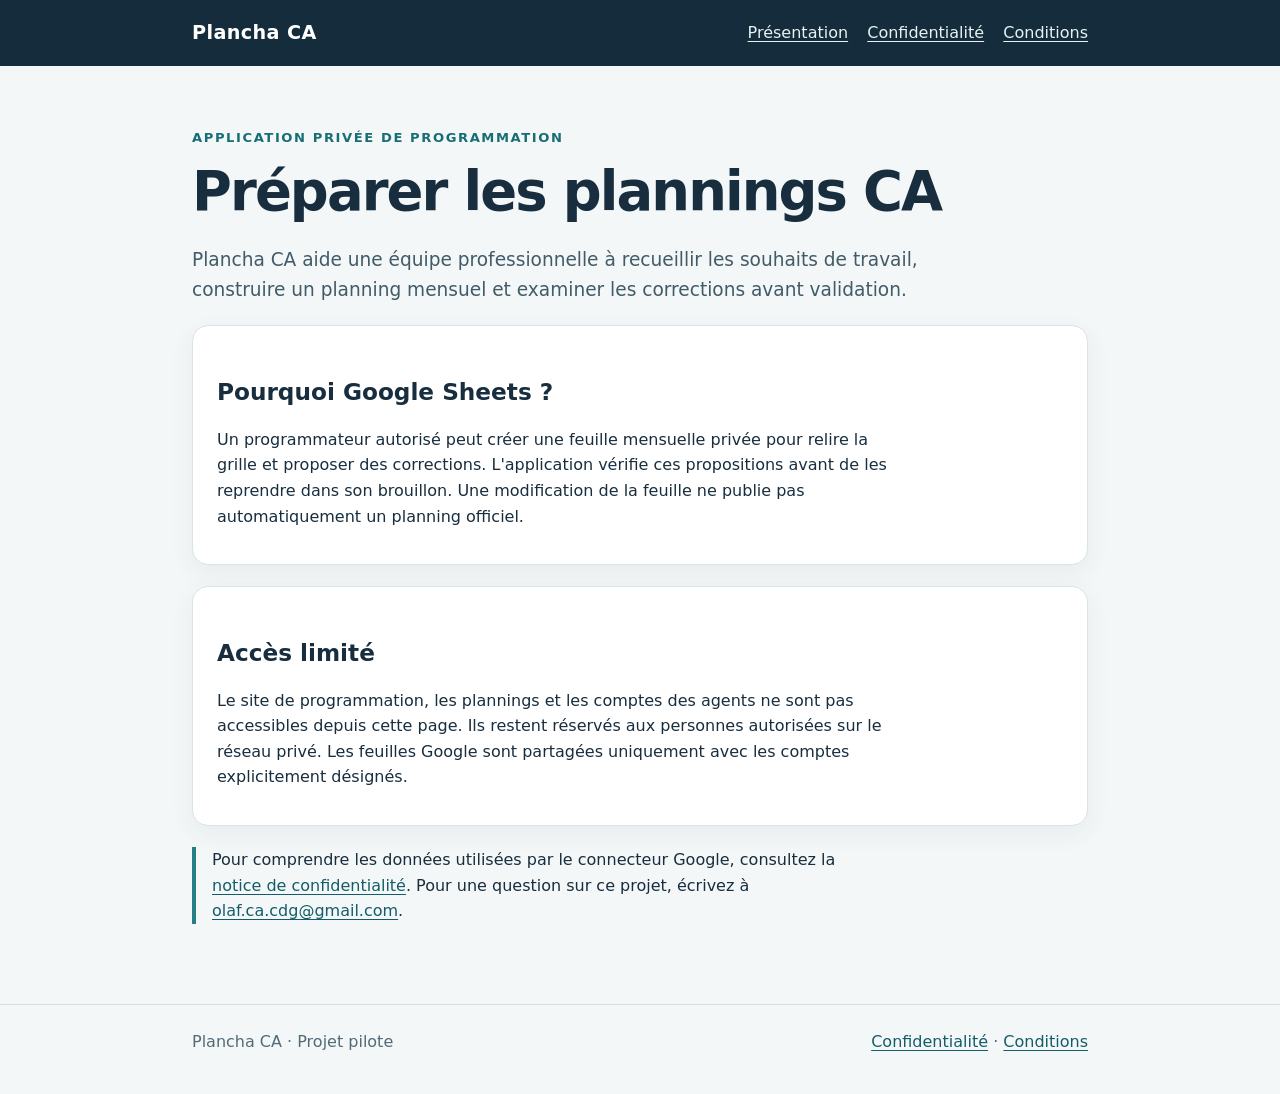
<file: index.html>
<!doctype html>
<html lang="fr">
<head>
  <meta charset="utf-8">
  <meta name="viewport" content="width=device-width, initial-scale=1">
  <meta name="description" content="Présentation de Plancha CA et de son intégration limitée avec Google Sheets.">
  <title>Plancha CA — Présentation</title>
  <link rel="stylesheet" href="styles.css">
</head>
<body>
  <header><div class="wrap"><div class="brand">Plancha CA</div><nav aria-label="Navigation"><a href="index.html" aria-current="page">Présentation</a><a href="confidentialite.html">Confidentialité</a><a href="conditions.html">Conditions</a></nav></div></header>
  <main class="wrap">
    <p class="eyebrow">Application privée de programmation</p>
    <h1>Préparer les plannings CA</h1>
    <p class="lead">Plancha CA aide une équipe professionnelle à recueillir les souhaits de travail, construire un planning mensuel et examiner les corrections avant validation.</p>
    <section class="card"><h2>Pourquoi Google Sheets ?</h2><p>Un programmateur autorisé peut créer une feuille mensuelle privée pour relire la grille et proposer des corrections. L'application vérifie ces propositions avant de les reprendre dans son brouillon. Une modification de la feuille ne publie pas automatiquement un planning officiel.</p></section>
    <section class="card"><h2>Accès limité</h2><p>Le site de programmation, les plannings et les comptes des agents ne sont pas accessibles depuis cette page. Ils restent réservés aux personnes autorisées sur le réseau privé. Les feuilles Google sont partagées uniquement avec les comptes explicitement désignés.</p></section>
    <p class="note">Pour comprendre les données utilisées par le connecteur Google, consultez la <a href="confidentialite.html">notice de confidentialité</a>. Pour une question sur ce projet, écrivez à <a href="mailto:olaf.ca.cdg@gmail.com">olaf.ca.cdg@gmail.com</a>.</p>
  </main>
  <footer><div class="wrap"><span>Plancha CA · Projet pilote</span><span><a href="confidentialite.html">Confidentialité</a> · <a href="conditions.html">Conditions</a></span></div></footer>
</body>
</html>
</file>
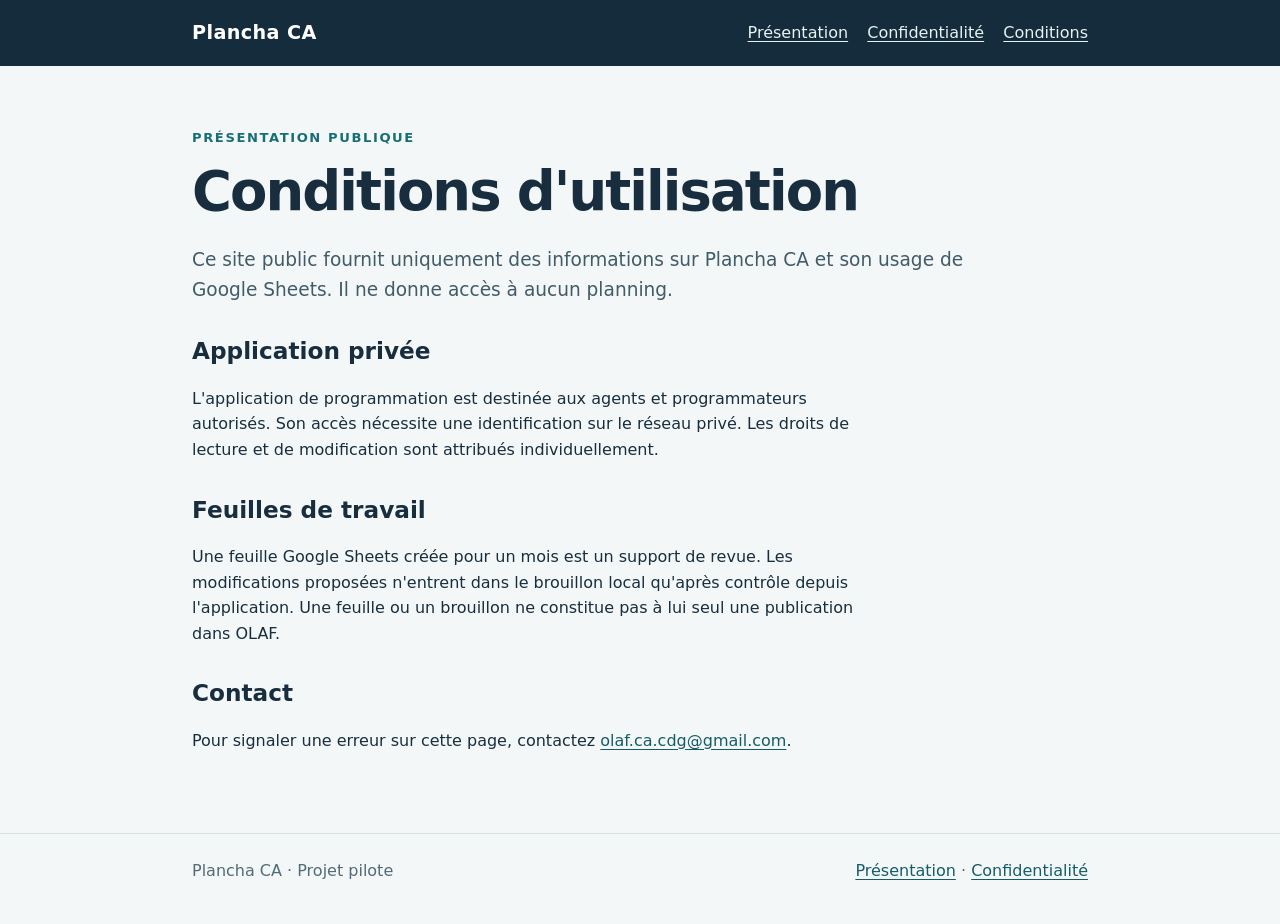
<file: conditions.html>
<!doctype html>
<html lang="fr">
<head>
  <meta charset="utf-8">
  <meta name="viewport" content="width=device-width, initial-scale=1">
  <meta name="description" content="Conditions d'utilisation de la vitrine Plancha CA.">
  <title>Plancha CA — Conditions</title>
  <link rel="stylesheet" href="styles.css">
</head>
<body>
  <header><div class="wrap"><div class="brand">Plancha CA</div><nav aria-label="Navigation"><a href="index.html">Présentation</a><a href="confidentialite.html">Confidentialité</a><a href="conditions.html" aria-current="page">Conditions</a></nav></div></header>
  <main class="wrap">
    <p class="eyebrow">Présentation publique</p>
    <h1>Conditions d'utilisation</h1>
    <p class="lead">Ce site public fournit uniquement des informations sur Plancha CA et son usage de Google Sheets. Il ne donne accès à aucun planning.</p>
    <h2>Application privée</h2>
    <p>L'application de programmation est destinée aux agents et programmateurs autorisés. Son accès nécessite une identification sur le réseau privé. Les droits de lecture et de modification sont attribués individuellement.</p>
    <h2>Feuilles de travail</h2>
    <p>Une feuille Google Sheets créée pour un mois est un support de revue. Les modifications proposées n'entrent dans le brouillon local qu'après contrôle depuis l'application. Une feuille ou un brouillon ne constitue pas à lui seul une publication dans OLAF.</p>
    <h2>Contact</h2>
    <p>Pour signaler une erreur sur cette page, contactez <a href="mailto:olaf.ca.cdg@gmail.com">olaf.ca.cdg@gmail.com</a>.</p>
  </main>
  <footer><div class="wrap"><span>Plancha CA · Projet pilote</span><span><a href="index.html">Présentation</a> · <a href="confidentialite.html">Confidentialité</a></span></div></footer>
</body>
</html>
</file>
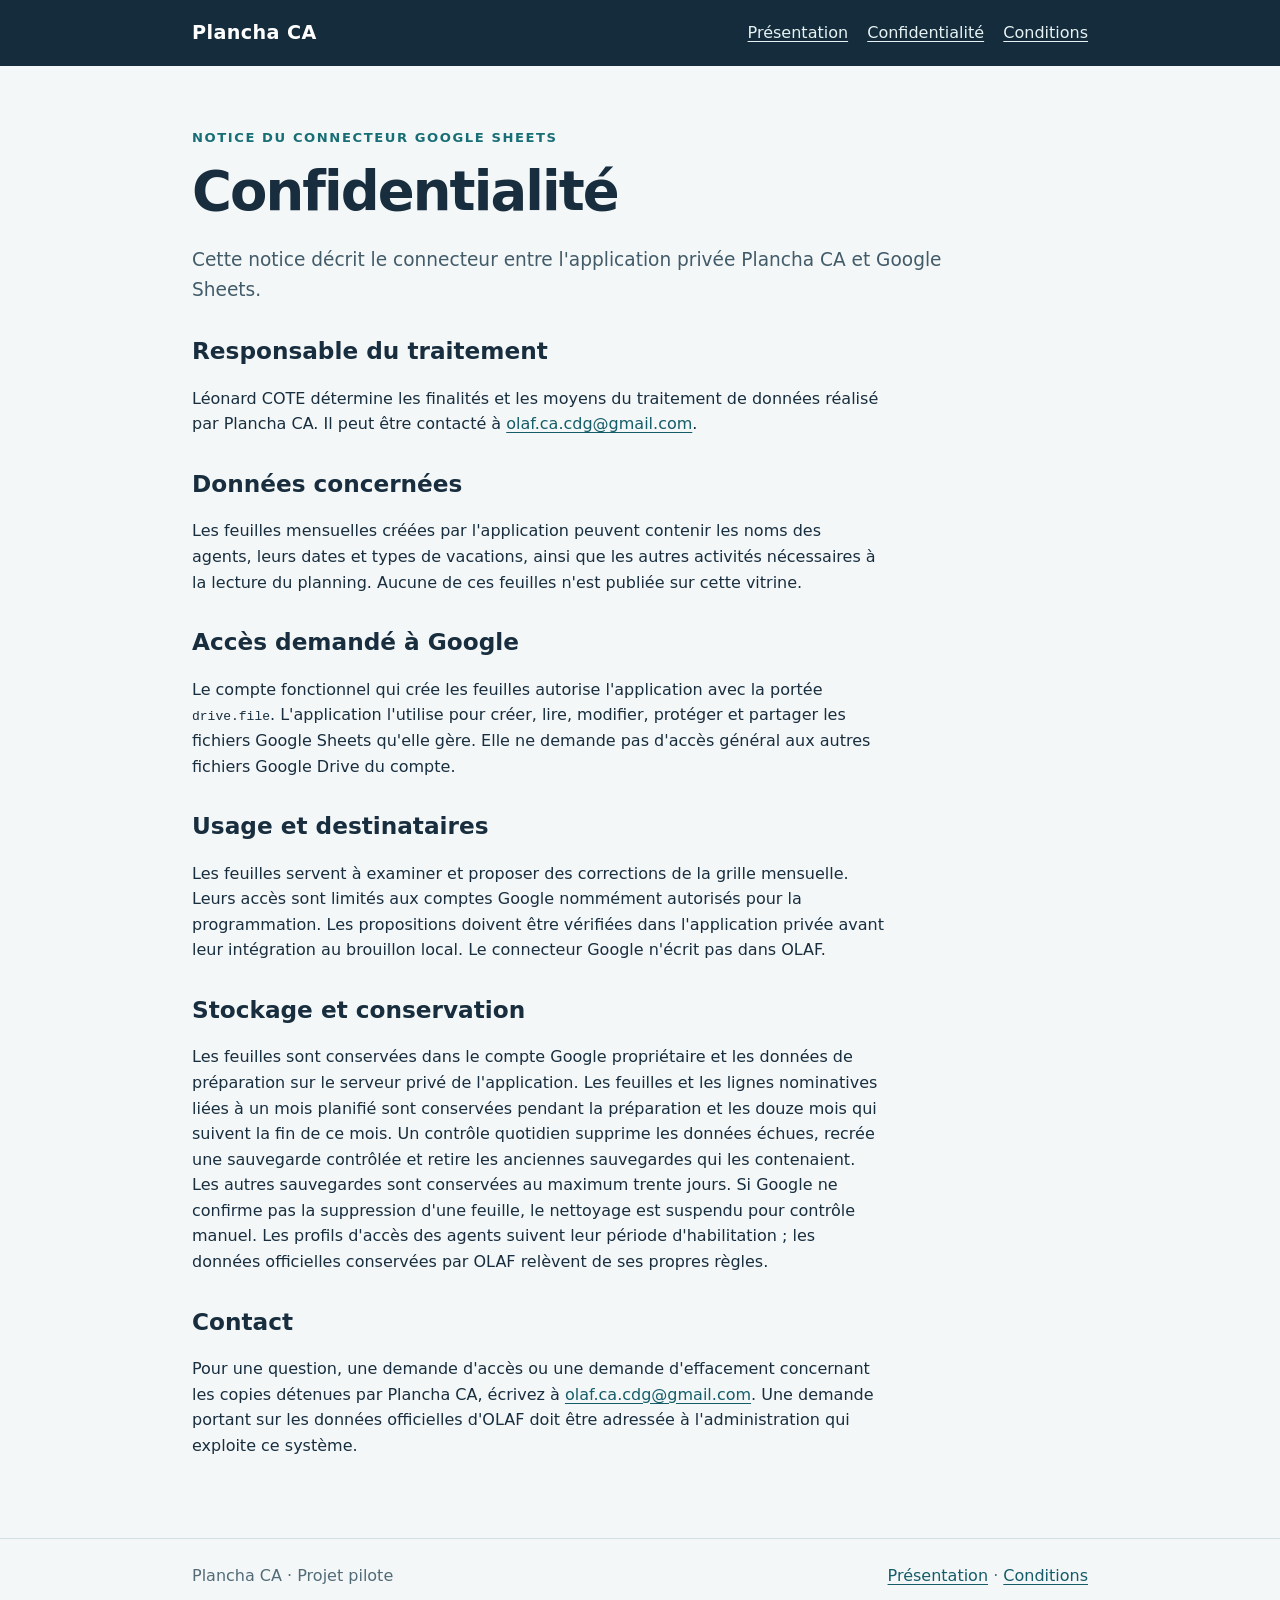
<file: confidentialite.html>
<!doctype html>
<html lang="fr">
<head>
  <meta charset="utf-8">
  <meta name="viewport" content="width=device-width, initial-scale=1">
  <meta name="description" content="Utilisation de Google Drive par Plancha CA.">
  <title>Plancha CA — Confidentialité</title>
  <link rel="stylesheet" href="styles.css">
</head>
<body>
  <header><div class="wrap"><div class="brand">Plancha CA</div><nav aria-label="Navigation"><a href="index.html">Présentation</a><a href="confidentialite.html" aria-current="page">Confidentialité</a><a href="conditions.html">Conditions</a></nav></div></header>
  <main class="wrap">
    <p class="eyebrow">Notice du connecteur Google Sheets</p>
    <h1>Confidentialité</h1>
    <p class="lead">Cette notice décrit le connecteur entre l'application privée Plancha CA et Google Sheets.</p>
    <h2>Responsable du traitement</h2>
    <p>Léonard COTE détermine les finalités et les moyens du traitement de données réalisé par Plancha CA. Il peut être contacté à <a href="mailto:olaf.ca.cdg@gmail.com">olaf.ca.cdg@gmail.com</a>.</p>
    <h2>Données concernées</h2>
    <p>Les feuilles mensuelles créées par l'application peuvent contenir les noms des agents, leurs dates et types de vacations, ainsi que les autres activités nécessaires à la lecture du planning. Aucune de ces feuilles n'est publiée sur cette vitrine.</p>
    <h2>Accès demandé à Google</h2>
    <p>Le compte fonctionnel qui crée les feuilles autorise l'application avec la portée <code>drive.file</code>. L'application l'utilise pour créer, lire, modifier, protéger et partager les fichiers Google Sheets qu'elle gère. Elle ne demande pas d'accès général aux autres fichiers Google Drive du compte.</p>
    <h2>Usage et destinataires</h2>
    <p>Les feuilles servent à examiner et proposer des corrections de la grille mensuelle. Leurs accès sont limités aux comptes Google nommément autorisés pour la programmation. Les propositions doivent être vérifiées dans l'application privée avant leur intégration au brouillon local. Le connecteur Google n'écrit pas dans OLAF.</p>
    <h2>Stockage et conservation</h2>
    <p>Les feuilles sont conservées dans le compte Google propriétaire et les données de préparation sur le serveur privé de l'application. Les feuilles et les lignes nominatives liées à un mois planifié sont conservées pendant la préparation et les douze mois qui suivent la fin de ce mois. Un contrôle quotidien supprime les données échues, recrée une sauvegarde contrôlée et retire les anciennes sauvegardes qui les contenaient. Les autres sauvegardes sont conservées au maximum trente jours. Si Google ne confirme pas la suppression d'une feuille, le nettoyage est suspendu pour contrôle manuel. Les profils d'accès des agents suivent leur période d'habilitation ; les données officielles conservées par OLAF relèvent de ses propres règles.</p>
    <h2>Contact</h2>
    <p>Pour une question, une demande d'accès ou une demande d'effacement concernant les copies détenues par Plancha CA, écrivez à <a href="mailto:olaf.ca.cdg@gmail.com">olaf.ca.cdg@gmail.com</a>. Une demande portant sur les données officielles d'OLAF doit être adressée à l'administration qui exploite ce système.</p>
  </main>
  <footer><div class="wrap"><span>Plancha CA · Projet pilote</span><span><a href="index.html">Présentation</a> · <a href="conditions.html">Conditions</a></span></div></footer>
</body>
</html>
</file>
<file: styles.css>
:root {
  color-scheme: light;
  font-family: system-ui, -apple-system, BlinkMacSystemFont, "Segoe UI", sans-serif;
  color: #182e3e;
  background: #f4f7f8;
  line-height: 1.6;
}
* { box-sizing: border-box; }
body { margin: 0; }
header { background: #142c3c; color: white; }
.wrap { width: min(100% - 2rem, 56rem); margin-inline: auto; }
header .wrap { display: flex; flex-wrap: wrap; gap: 1rem 2rem; align-items: center; justify-content: space-between; padding-block: 1.1rem; }
.brand { font-weight: 750; font-size: 1.2rem; letter-spacing: .02em; }
nav { display: flex; flex-wrap: wrap; gap: .5rem 1.2rem; }
nav a { color: #e6f3f2; }
main { padding-block: 3rem 4rem; }
.eyebrow { color: #176e75; font-weight: 700; text-transform: uppercase; letter-spacing: .12em; font-size: .82rem; }
h1 { font-size: clamp(2rem, 5vw, 3.4rem); line-height: 1.13; letter-spacing: -.035em; margin: .6rem 0 1.4rem; }
h2 { font-size: 1.45rem; line-height: 1.3; margin-top: 2rem; }
p, li { max-width: 68ch; }
.lead { font-size: 1.16rem; color: #425b68; }
.card { background: white; border: 1px solid #d9e4e7; border-radius: 1rem; padding: 1.2rem 1.5rem; margin-block: 1.3rem; box-shadow: 0 8px 24px #193f5110; }
.note { border-left: .3rem solid #257f85; padding-left: 1rem; }
a { color: #145d68; text-underline-offset: .18em; }
a:focus-visible { outline: .18rem solid #e3b95d; outline-offset: .2rem; }
footer { border-top: 1px solid #d4e0e4; padding-block: 1.5rem 2.5rem; color: #526b77; }
footer .wrap { display: flex; flex-wrap: wrap; gap: .5rem 1.5rem; justify-content: space-between; }
@media (max-width: 37rem) { main { padding-block: 2rem 3rem; } .card { padding: 1.1rem; } }
</file>
